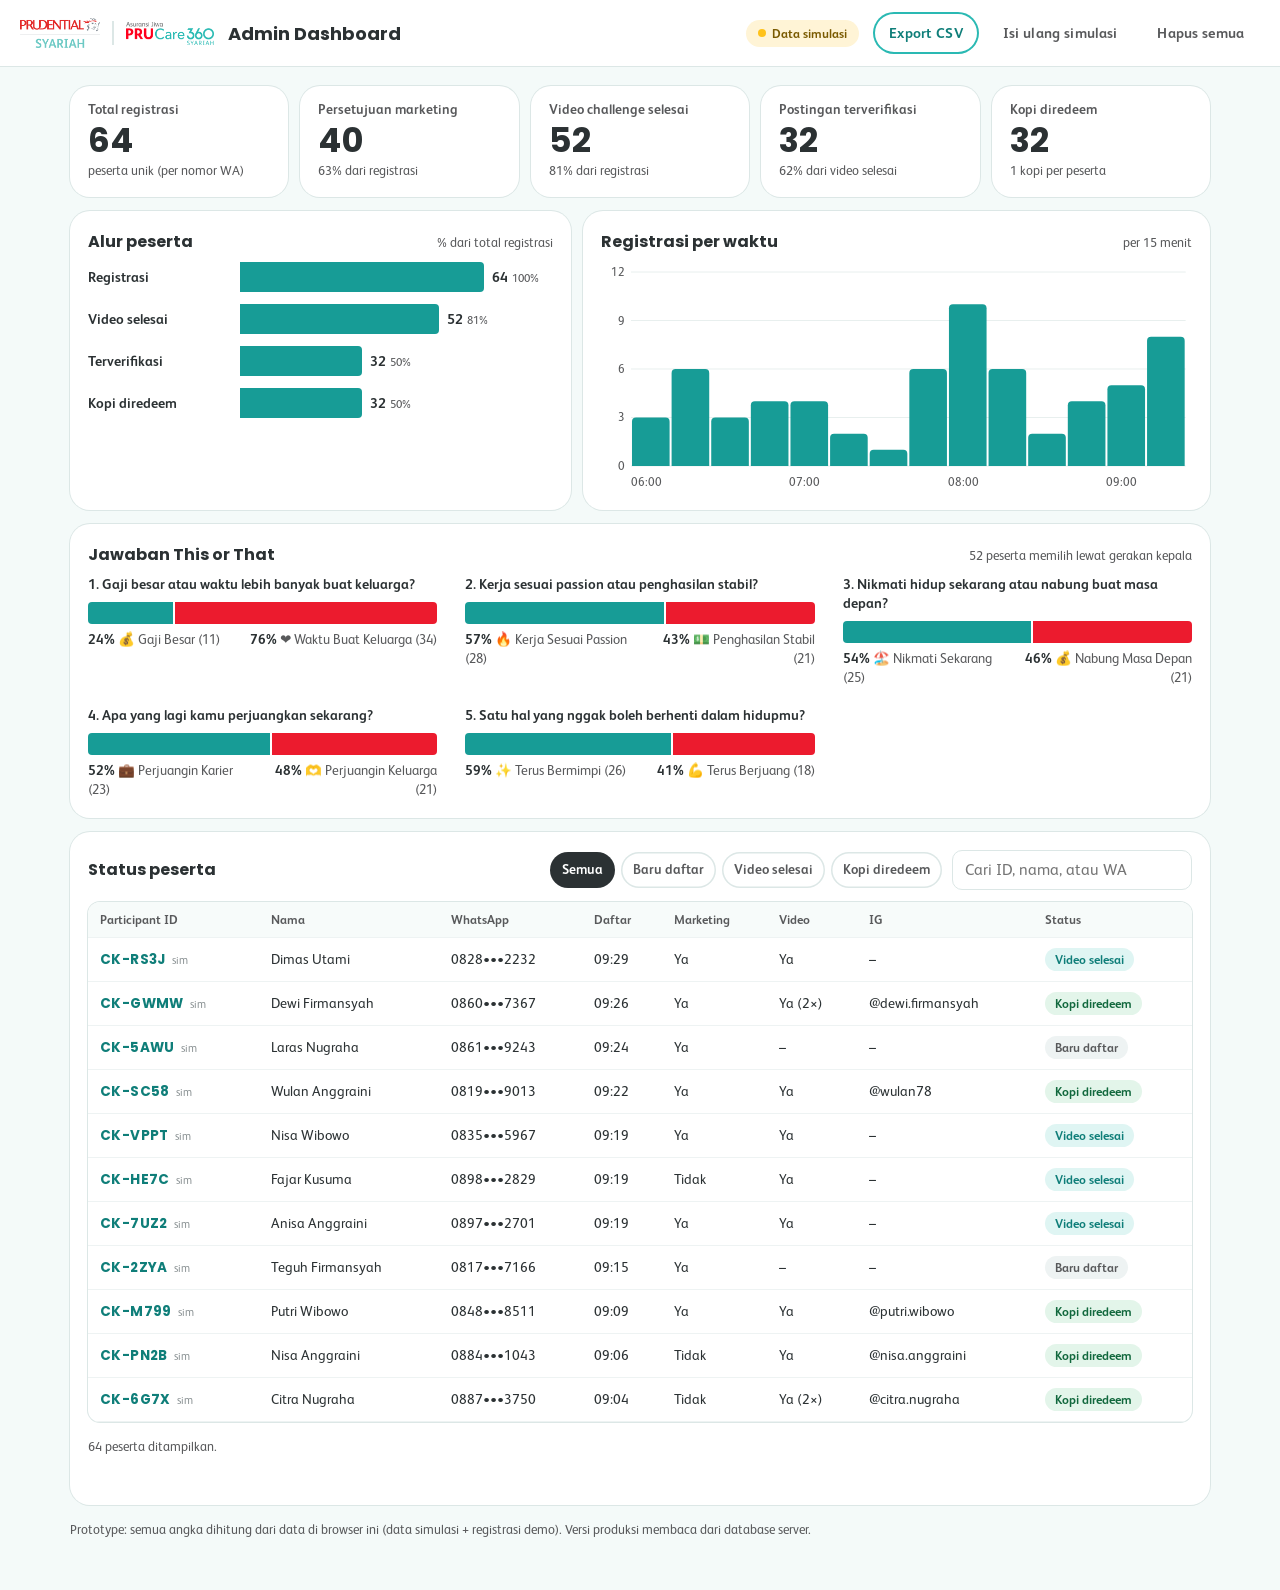
<file: admin.html>
<!DOCTYPE html>
<html lang="id">
<head>
  <meta charset="utf-8">
  <meta name="viewport" content="width=device-width, initial-scale=1">
  <title>Admin Dashboard | Cerita Kita</title>
  <link rel="stylesheet" href="css/tokens.css">
  <link rel="stylesheet" href="css/dashboard.css">
</head>
<body>
<header class="topbar">
  <span class="logos"><img src="assets/logo-psla.png" alt="Prudential Syariah"><i></i><img src="assets/logo-prucare360-syariah.png" alt="PRUCare360 Syariah"></span>
  <h1>Admin Dashboard</h1>
  <span class="mode-pill">Data simulasi</span>
  <div class="toolbar">
    <button class="btn btn-secondary btn-sm" id="btnCsv" type="button">Export CSV</button>
    <button class="btn btn-quiet btn-sm" id="btnReseed" type="button">Isi ulang simulasi</button>
    <button class="btn btn-quiet btn-sm" id="btnClear" type="button">Hapus semua</button>
  </div>
</header>

<main class="wrap">
  <section class="kpis" aria-label="Ringkasan">
    <div class="card kpi"><p class="lbl">Total registrasi</p><p class="val" id="kTotal">0</p><p class="sub" id="kTotalSub"></p></div>
    <div class="card kpi"><p class="lbl">Persetujuan marketing</p><p class="val" id="kMkt">0</p><p class="sub" id="kMktSub"></p></div>
    <div class="card kpi"><p class="lbl">Video challenge selesai</p><p class="val" id="kVid">0</p><p class="sub" id="kVidSub"></p></div>
    <div class="card kpi"><p class="lbl">Postingan terverifikasi</p><p class="val" id="kVer">0</p><p class="sub" id="kVerSub"></p></div>
    <div class="card kpi"><p class="lbl">Kopi diredeem</p><p class="val" id="kRed">0</p><p class="sub" id="kRedSub"></p></div>
  </section>

  <section class="charts">
    <div class="card">
      <div class="chart-head"><h2>Alur peserta</h2><p>% dari total registrasi</p></div>
      <div class="funnel" id="funnel"></div>
    </div>
    <div class="card">
      <div class="chart-head"><h2>Registrasi per waktu</h2><p id="binNote"></p></div>
      <div class="colchart" id="colchart"><div class="tip" id="tip" hidden></div></div>
    </div>
  </section>

  <section class="card" style="margin-bottom:14px">
    <div class="chart-head"><h2>Jawaban This or That</h2><p id="ansNote"></p></div>
    <div class="answers" id="answers"></div>
  </section>

  <section class="card">
    <div class="table-head">
      <h2>Status peserta</h2>
      <div class="filters" id="filters">
        <button type="button" data-f="all" aria-pressed="true">Semua</button>
        <button type="button" data-f="registered" aria-pressed="false">Baru daftar</button>
        <button type="button" data-f="video" aria-pressed="false">Video selesai</button>
        <button type="button" data-f="redeemed" aria-pressed="false">Kopi diredeem</button>
      </div>
      <input type="search" id="tq" placeholder="Cari ID, nama, atau WA" aria-label="Cari peserta">
    </div>
    <div class="table-wrap">
      <table>
        <thead><tr><th>Participant ID</th><th>Nama</th><th>WhatsApp</th><th>Daftar</th><th>Marketing</th><th>Video</th><th>IG</th><th>Status</th></tr></thead>
        <tbody id="tbody"></tbody>
      </table>
    </div>
    <p class="foot" id="tfoot"></p>
  </section>
  <p class="foot">Prototype: semua angka dihitung dari data di browser ini (data simulasi + registrasi demo). Versi produksi membaca dari database server.</p>
</main>
<div class="toast" id="toast" role="status" aria-live="polite"></div>

<script src="js/config.js"></script>
<script src="js/store.js"></script>
<script src="js/admin.js"></script>
</body>
</html>
</file>
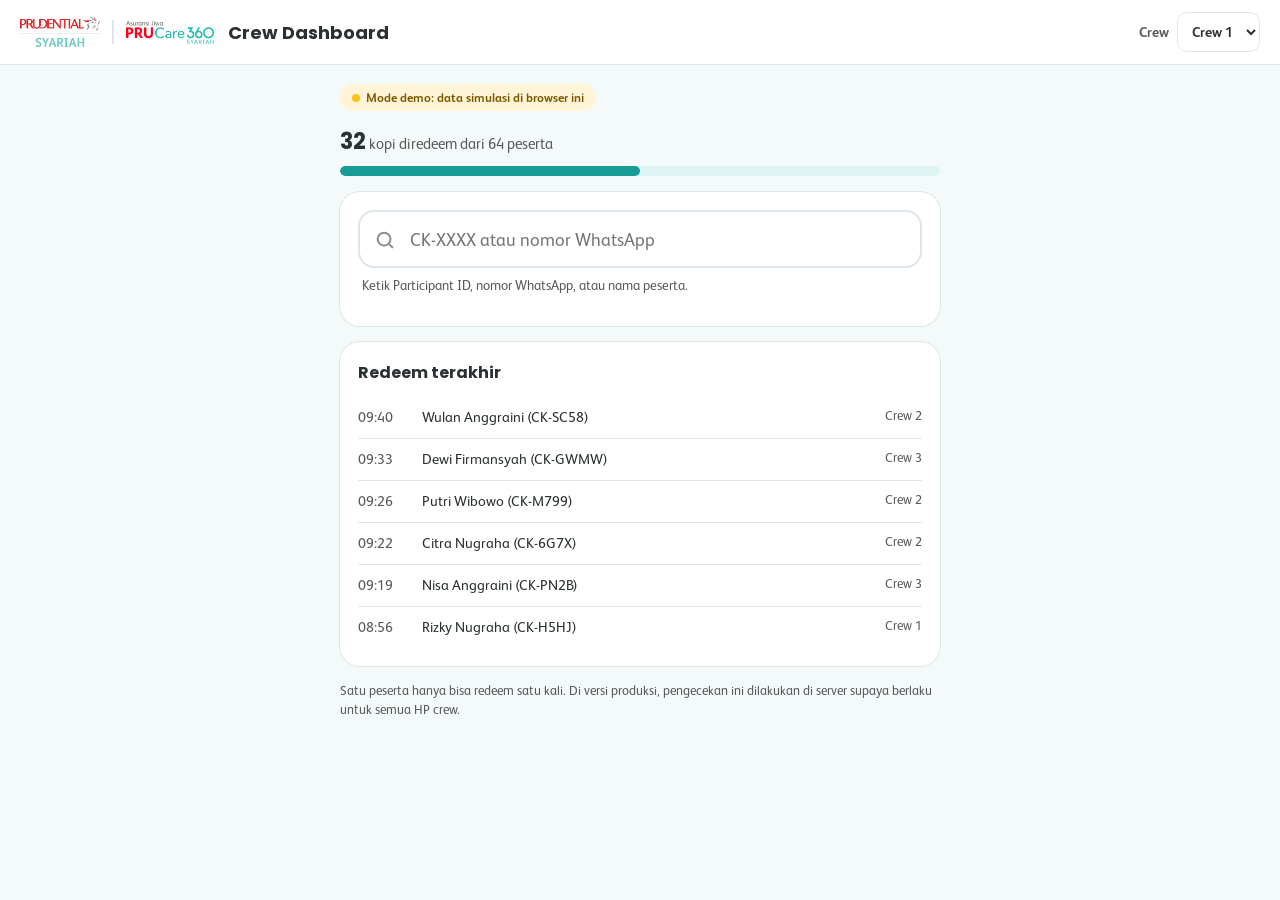
<file: crew.html>
<!DOCTYPE html>
<html lang="id">
<head>
  <meta charset="utf-8">
  <meta name="viewport" content="width=device-width, initial-scale=1, viewport-fit=cover">
  <title>Crew Dashboard | Cerita Kita</title>
  <link rel="stylesheet" href="css/tokens.css">
  <link rel="stylesheet" href="css/dashboard.css">
</head>
<body>
<header class="topbar">
  <span class="logos"><img src="assets/logo-psla.png" alt="Prudential Syariah"><i></i><img src="assets/logo-prucare360-syariah.png" alt="PRUCare360 Syariah"></span>
  <h1>Crew Dashboard</h1>
  <label class="crew-select">Crew
    <select id="crewName"><option>Crew 1</option><option>Crew 2</option><option>Crew 3</option><option>Crew 4</option></select>
  </label>
</header>

<main class="wrap crew">
  <p class="mode-pill" style="margin-bottom:14px">Mode demo: data simulasi di browser ini</p>

  <div class="progress-strip">
    <p><b id="redeemCount">0</b> kopi diredeem dari <span id="regCount">0</span> peserta</p>
    <div class="bar" aria-hidden="true"><i id="redeemBar" style="width:0"></i></div>
  </div>

  <section class="card">
    <label class="search" for="q">
      <span class="sr-only">Cari peserta</span>
      <svg viewBox="0 0 24 24" fill="none" stroke="currentColor" stroke-width="2.2" stroke-linecap="round"><circle cx="11" cy="11" r="7"/><path d="m20 20-3.5-3.5"/></svg>
      <input id="q" type="search" placeholder="CK-XXXX atau nomor WhatsApp" autocomplete="off" autocapitalize="characters" enterkeyhint="search">
    </label>
    <p class="hint">Ketik Participant ID, nomor WhatsApp, atau nama peserta.</p>
    <div class="results" id="results"></div>
  </section>

  <section class="card detail" id="detail" hidden aria-live="polite"></section>

  <section class="card" style="margin-top:16px">
    <h2>Redeem terakhir</h2>
    <ul class="log" id="log"></ul>
  </section>
  <p class="foot">Satu peserta hanya bisa redeem satu kali. Di versi produksi, pengecekan ini dilakukan di server supaya berlaku untuk semua HP crew.</p>
</main>

<div class="dialog" id="confirm" hidden role="dialog" aria-modal="true" aria-labelledby="cTitle">
  <div class="dialog-card">
    <h3 id="cTitle">Berikan kopi?</h3>
    <p id="cBody"></p>
    <div class="dialog-actions">
      <button class="btn btn-secondary btn-sm" id="cNo" type="button">Batal</button>
      <button class="btn btn-primary btn-sm" id="cYes" type="button">Ya, redeem</button>
    </div>
  </div>
</div>
<div class="toast" id="toast" role="status" aria-live="polite"></div>

<script src="js/config.js"></script>
<script src="js/store.js"></script>
<script src="js/crew.js"></script>
</body>
</html>
</file>
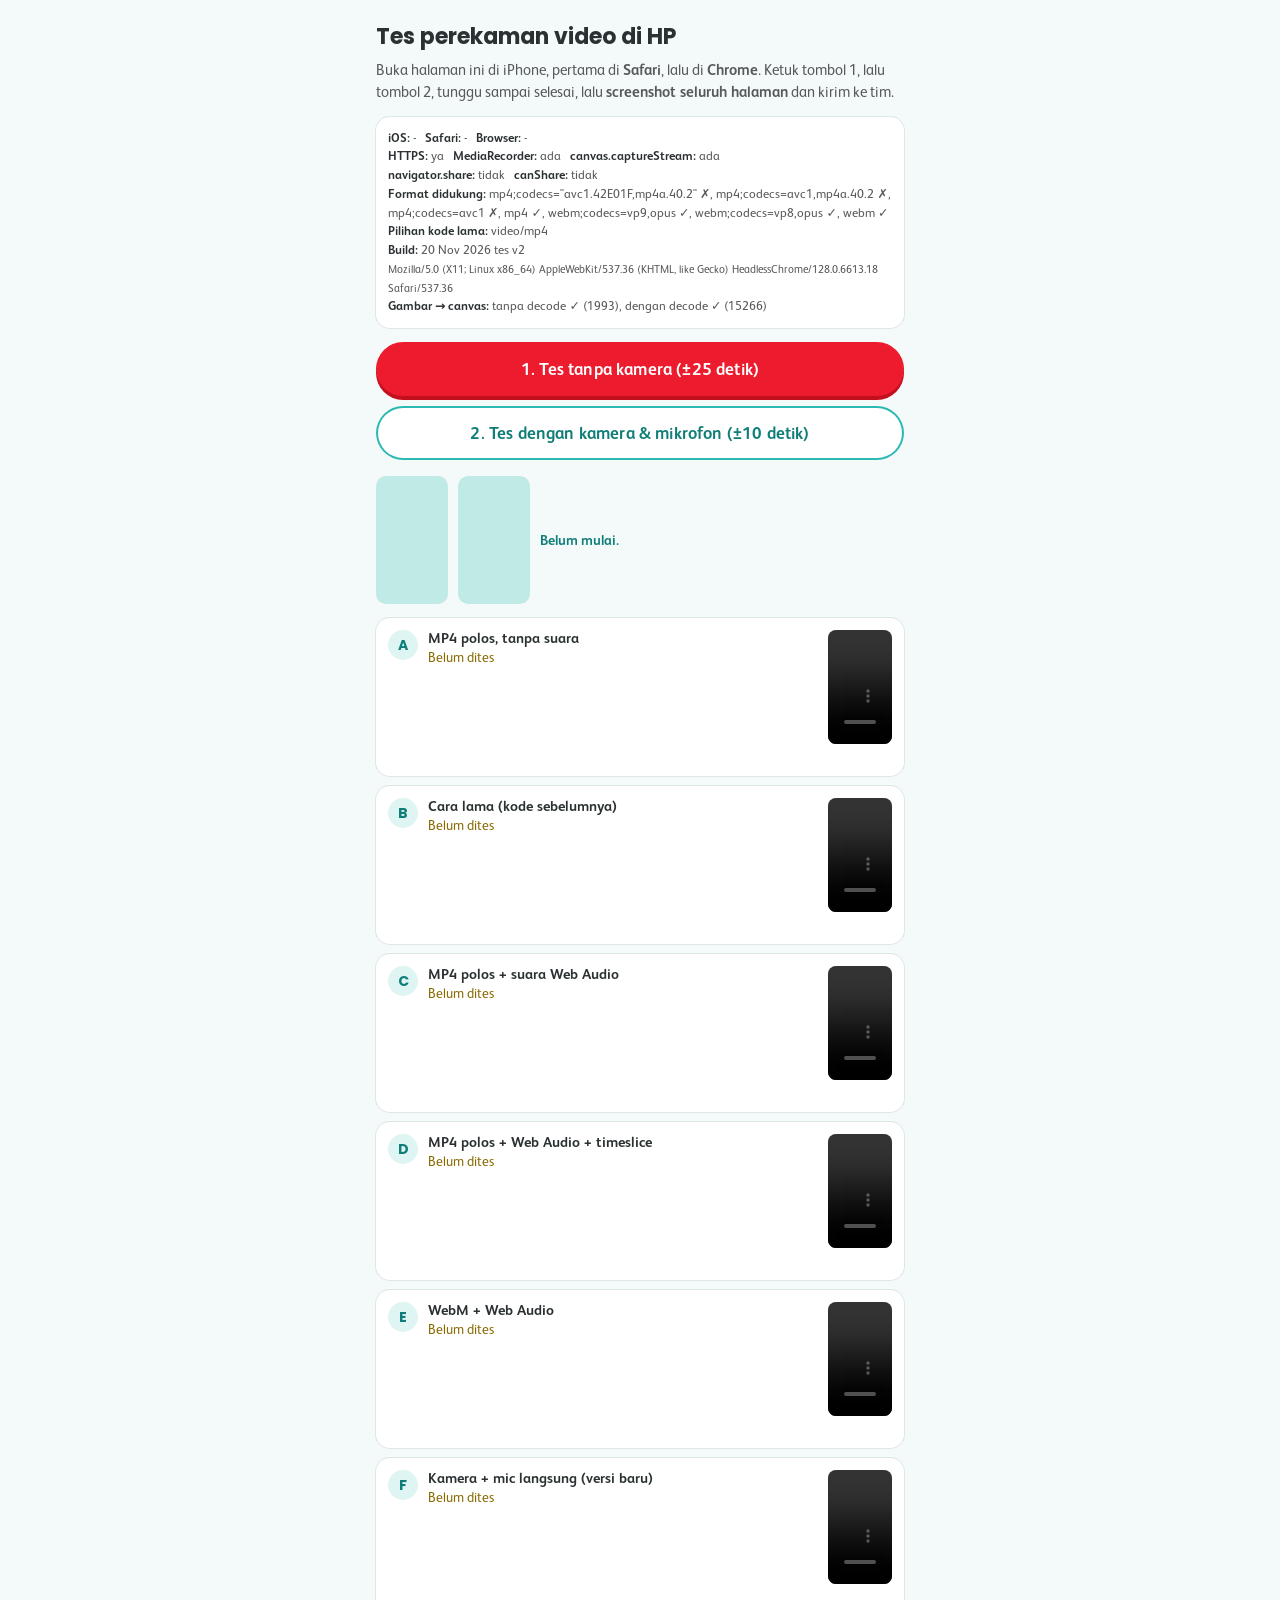
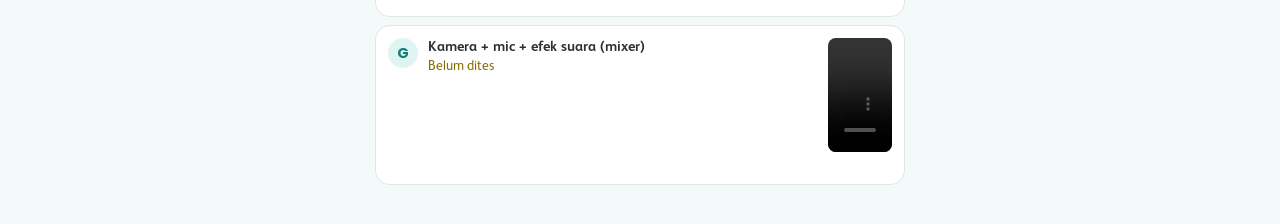
<file: tes-iphone.html>
<!DOCTYPE html>
<html lang="id">
<head>
  <meta charset="utf-8">
  <meta name="viewport" content="width=device-width, initial-scale=1">
  <title>Tes perekaman iPhone | Cerita Kita</title>
  <link rel="stylesheet" href="css/tokens.css">
  <style>
    body { background: #F4FAF9; }
    .wrap { max-width: 560px; margin: 0 auto; padding: 20px 16px 40px; }
    h1 { font: 700 22px var(--font-title); margin-bottom: 6px; }
    .sub { color: var(--grey); font-size: 15px; margin-bottom: 14px; }
    .info { font-size: 12.5px; line-height: 1.5; color: var(--grey); background: #fff; border-radius: 14px; padding: 12px; box-shadow: 0 0 0 1px var(--line); margin-bottom: 14px; word-break: break-word; }
    .info b { color: var(--ink); }
    .btns { display: grid; gap: 10px; margin-bottom: 16px; }
    .stage { display: flex; gap: 10px; align-items: center; margin-bottom: 14px; }
    .stage canvas, .stage video { width: 72px; height: 128px; border-radius: 10px; background: var(--mint-2); object-fit: cover; }
    .stage p { font: 700 14px var(--font-ui); color: var(--teal-text); }
    .rows { display: grid; gap: 10px; }
    .row { display: grid; grid-template-columns: 30px 1fr 64px; gap: 10px; align-items: start; background: #fff; border-radius: 14px; padding: 12px; box-shadow: 0 0 0 1px var(--line); }
    .row .id { width: 30px; height: 30px; border-radius: 50%; display: grid; place-items: center; background: var(--mint); font: 700 14px var(--font-title); color: var(--teal-text); }
    .row b { display: block; font: 700 14.5px var(--font-ui); }
    .row .st { font-size: 13.5px; margin-top: 2px; }
    .row .st.ok { color: var(--ok); font-weight: 700; }
    .row .st.bad { color: var(--red); font-weight: 700; }
    .row .st.wait { color: #8A6A00; }
    .row small { display: block; font-size: 11.5px; color: var(--grey); margin-top: 3px; word-break: break-word; }
    .row video { width: 64px; height: 114px; border-radius: 8px; background: var(--mint-2); object-fit: cover; }
    .row .act { grid-column: 2 / 4; display: flex; gap: 8px; flex-wrap: wrap; }
    .row .act button, .row .act a { min-height: 36px; padding: 0 12px; border-radius: 999px; font: 700 13px var(--font-ui); background: #fff; color: var(--teal-text); box-shadow: inset 0 0 0 1.5px var(--teal); text-decoration: none; display: inline-flex; align-items: center; }
    .row .res { grid-column: 2 / 4; font-size: 12.5px; color: var(--ink); }
    .summary { margin-top: 16px; padding: 12px; border-radius: 12px; background: var(--ink); color: #fff; font: 700 14px/1.5 var(--font-ui); word-break: break-word; }
  </style>
</head>
<body>
<main class="wrap">
  <h1>Tes perekaman video di HP</h1>
  <p class="sub">Buka halaman ini di iPhone, pertama di <b>Safari</b>, lalu di <b>Chrome</b>. Ketuk tombol 1, lalu tombol 2, tunggu sampai selesai, lalu <b>screenshot seluruh halaman</b> dan kirim ke tim.</p>
  <div class="info" id="info"></div>
  <div class="btns">
    <button class="btn btn-primary btn-block" id="run1" type="button">1. Tes tanpa kamera (±25 detik)</button>
    <button class="btn btn-secondary btn-block" id="run2" type="button">2. Tes dengan kamera & mikrofon (±10 detik)</button>
  </div>
  <div class="stage"><canvas id="cv" width="360" height="640"></canvas><video id="cam" muted playsinline autoplay></video><p id="now">Belum mulai.</p></div>
  <div class="rows" id="rows"></div>
  <div class="summary" id="summary" hidden></div>
</main>
<script>
(function () {
  const UA = navigator.userAgent;
  const isIOS = /iPhone|iPad|iPod/.test(UA) || (navigator.platform === "MacIntel" && navigator.maxTouchPoints > 1);
  const browser = !isIOS ? "-" : /Instagram|FBAN|FBAV|Line\//.test(UA) ? "in-app" : /CriOS/.test(UA) ? "Chrome" : /FxiOS/.test(UA) ? "Firefox" : /EdgiOS/.test(UA) ? "Edge" : "Safari";
  const osv = (UA.match(/OS (\d+)_(\d+)(?:_(\d+))?/) || []).slice(1).filter(Boolean).join(".");
  const safv = (UA.match(/Version\/([\d.]+)/) || [])[1] || "-";
  const sup = m => { try { return window.MediaRecorder && MediaRecorder.isTypeSupported(m); } catch (e) { return false; } };
  const OLD_LIST = ['video/mp4;codecs="avc1.42E01F,mp4a.40.2"', "video/mp4;codecs=avc1,mp4a.40.2", "video/mp4;codecs=avc1", "video/mp4", "video/webm;codecs=vp9,opus", "video/webm;codecs=vp8,opus", "video/webm"];
  const oldPick = OLD_LIST.find(sup) || "";
  const $ = s => document.querySelector(s);
  const info = $("#info");
  info.innerHTML =
    `<b>iOS:</b> ${osv || "-"} &nbsp; <b>Safari:</b> ${safv} &nbsp; <b>Browser:</b> ${browser}<br>` +
    `<b>HTTPS:</b> ${window.isSecureContext ? "ya" : "TIDAK"} &nbsp; <b>MediaRecorder:</b> ${window.MediaRecorder ? "ada" : "TIDAK ADA"} &nbsp; <b>canvas.captureStream:</b> ${HTMLCanvasElement.prototype.captureStream ? "ada" : "TIDAK ADA"}<br>` +
    `<b>navigator.share:</b> ${navigator.share ? "ada" : "tidak"} &nbsp; <b>canShare:</b> ${navigator.canShare ? "ada" : "tidak"}<br>` +
    `<b>Format didukung:</b> ${OLD_LIST.map(m => m.replace("video/", "") + (sup(m) ? " ✓" : " ✗")).join(", ")}<br>` +
    `<b>Pilihan kode lama:</b> ${oldPick || "-"}<br><b>Build:</b> 20 Nov 2026 tes v2<br><span style="font-size:11px">${UA.replace(/[<>&]/g, "")}</span>`;

  // Tes gambar → canvas: tanpa decode() vs dengan decode()
  (async () => {
    const count = (im) => { const c = document.createElement("canvas"); c.width = im.naturalWidth; c.height = im.naturalHeight; const x = c.getContext("2d"); x.drawImage(im, 0, 0); const d = x.getImageData(0, 0, c.width, c.height).data; let n = 0; for (let i = 3; i < d.length; i += 4 * 61) if (d[i] > 8) n++; return n; };
    const load = src => new Promise(r => { const i = new Image(); i.onload = () => r(i); i.onerror = () => r(null); i.src = src + "?t=" + Date.now(); });
    let line = "";
    try {
      const a = await load("assets/logo-psla.png");
      const raw = a ? count(a) : -1;
      const b = await load("assets/artwork-cerita-kita.png");
      if (b && b.decode) { try { await b.decode(); } catch (e) {} }
      const dec = b ? count(b) : -1;
      line = `<br><b>Gambar → canvas:</b> tanpa decode ${raw > 20 ? "✓" : "✗ KOSONG"} (${raw}), dengan decode ${dec > 20 ? "✓" : "✗ KOSONG"} (${dec})`;
    } catch (e) { line = "<br><b>Gambar → canvas:</b> error " + e.name; }
    info.insertAdjacentHTML("beforeend", line);
  })();

  const TESTS = [
    { id: "A", label: "MP4 polos, tanpa suara", mime: "video/mp4", audio: "none" },
    { id: "B", label: "Cara lama (kode sebelumnya)", mime: oldPick, audio: "webaudio", requestData: true },
    { id: "C", label: "MP4 polos + suara Web Audio", mime: "video/mp4", audio: "webaudio" },
    { id: "D", label: "MP4 polos + Web Audio + timeslice", mime: "video/mp4", audio: "webaudio", slice: 1000 },
    { id: "E", label: "WebM + Web Audio", mime: "video/webm", audio: "webaudio" },
    { id: "F", label: "Kamera + mic langsung (versi baru)", mime: "video/mp4", audio: "mic", camera: true },
    { id: "G", label: "Kamera + mic + efek suara (mixer)", mime: "video/mp4", audio: "mic-mix", camera: true }
  ];
  const results = {};
  const wait = ms => new Promise(r => setTimeout(r, ms));
  const cv = $("#cv"), ctx = cv.getContext("2d"), camEl = $("#cam");
  let ac = null, camStream = null;

  // baris UI
  const rowsEl = $("#rows");
  TESTS.forEach(t => {
    const r = document.createElement("div"); r.className = "row"; r.id = "row" + t.id;
    r.innerHTML = `<span class="id">${t.id}</span><div><b></b><div class="st wait">Belum dites</div><small></small></div><video muted playsinline controls preload="metadata"></video><div class="act" hidden></div><div class="res"></div>`;
    r.querySelector("b").textContent = t.label;
    rowsEl.appendChild(r);
  });
  function setRow(id, cls, status, detail) {
    const r = $("#row" + id);
    const st = r.querySelector(".st"); st.className = "st " + cls; st.textContent = status;
    if (detail != null) r.querySelector("small").textContent = detail;
    results[id] = cls === "ok" ? "✅" : cls === "bad" ? "❌" : "…";
    const sm = $("#summary"); sm.hidden = false;
    sm.textContent = `iOS ${osv || "-"} / ${browser} → ` + TESTS.map(t => `${t.id}${results[t.id] || "·"}`).join("  ");
  }

  function draw(t, src) {
    if (src && src.readyState >= 2 && src.videoWidth) {
      const r = Math.max(360 / src.videoWidth, 640 / src.videoHeight), w = src.videoWidth * r, h = src.videoHeight * r;
      ctx.drawImage(src, (360 - w) / 2, (640 - h) / 2, w, h);
    } else {
      const g = ctx.createLinearGradient(0, 0, 0, 640); g.addColorStop(0, "#CFEFEC"); g.addColorStop(1, "#2AB9B3");
      ctx.fillStyle = g; ctx.fillRect(0, 0, 360, 640);
      ctx.fillStyle = "#EC1B2E"; ctx.beginPath(); ctx.arc(180 + Math.sin(t / 300) * 110, 320, 46, 0, Math.PI * 2); ctx.fill();
    }
    ctx.fillStyle = "#fff"; ctx.fillRect(20, 30, 320, 70);
    ctx.fillStyle = "#2B3133"; ctx.font = "bold 28px sans-serif"; ctx.textAlign = "center"; ctx.textBaseline = "middle";
    ctx.fillText("TES " + (t / 1000).toFixed(1) + " dtk", 180, 66);
  }

  async function runOne(t) {
    if (t.mime && !MediaRecorder.isTypeSupported(t.mime)) { setRow(t.id, "bad", "Format tidak didukung", t.mime); return; }
    if (!t.mime) { setRow(t.id, "bad", "Tidak ada format yang didukung", ""); return; }
    if (t.camera && !camStream) { setRow(t.id, "bad", "Kamera tidak aktif", ""); return; }
    setRow(t.id, "wait", "Merekam 3 detik…", t.mime);
    $("#now").textContent = `Tes ${t.id} berjalan…`;
    const t0 = performance.now(); let raf = 0;
    const loop = () => { raf = requestAnimationFrame(loop); draw(performance.now() - t0, t.camera ? camEl : null); };
    loop();
    const vs = cv.captureStream(30);
    const tracks = [...vs.getVideoTracks()];
    let osc = null, micNode = null;
    const mic = camStream ? camStream.getAudioTracks()[0] : null;
    try {
      if (t.audio === "webaudio" || t.audio === "mic-mix") {
        const dest = ac.createMediaStreamDestination();
        osc = ac.createOscillator(); const g = ac.createGain(); g.gain.value = 0.03; osc.connect(g); g.connect(dest); osc.start();
        if (t.audio === "mic-mix" && mic) { micNode = ac.createMediaStreamSource(new MediaStream([mic])); micNode.connect(dest); }
        tracks.push(dest.stream.getAudioTracks()[0]);
      }
      if (t.audio === "mic" && mic) tracks.push(mic);
    } catch (e) { setRow(t.id, "bad", "Audio gagal: " + e.name, t.mime); cancelAnimationFrame(raf); return; }

    let rec, recErr = "";
    try { rec = new MediaRecorder(new MediaStream(tracks), { mimeType: t.mime, videoBitsPerSecond: 2500000 }); }
    catch (e) { setRow(t.id, "bad", "Recorder gagal dibuat: " + e.name, t.mime); cancelAnimationFrame(raf); return; }
    const chunks = [];
    rec.ondataavailable = e => { if (e.data && e.data.size) chunks.push(e.data); };
    rec.onerror = e => { recErr = (e.error && e.error.name) || "error"; };
    const stopped = new Promise(r => (rec.onstop = r));
    try { t.slice ? rec.start(t.slice) : rec.start(); } catch (e) { setRow(t.id, "bad", "Gagal mulai: " + e.name, t.mime); cancelAnimationFrame(raf); return; }
    await wait(3000);
    if (t.requestData) { try { rec.requestData(); } catch (e) {} }
    rec.stop();
    await Promise.race([stopped, wait(5000)]);
    cancelAnimationFrame(raf);
    vs.getTracks().forEach(x => x.stop());
    if (osc) try { osc.stop(); } catch (e) {}
    if (micNode) try { micNode.disconnect(); } catch (e) {}

    const actual = rec.mimeType || "(kosong)";
    const type = (rec.mimeType || t.mime).split(";")[0];
    const blob = new Blob(chunks, { type });
    const detail = `${actual} | ${(blob.size / 1024).toFixed(0)} KB | ${chunks.length} potongan${recErr ? " | error " + recErr : ""}`;
    if (!blob.size) { setRow(t.id, "bad", "File kosong", detail); return; }

    const r = $("#row" + t.id), v = r.querySelector("video"), url = URL.createObjectURL(blob);
    setRow(t.id, "wait", "Mengecek bisa diputar…", detail);
    const verdict = await new Promise(res => {
      let done = false;
      const fin = x => { if (!done) { done = true; clearTimeout(to); res(x); } };
      const to = setTimeout(() => fin({ s: "unknown" }), 7000);
      v.onloadedmetadata = () => fin({ s: "ok", d: v.duration });
      v.onerror = () => fin({ s: "err", c: v.error ? v.error.code : "?" });
      v.src = url; v.load();
    });
    if (verdict.s === "ok") setRow(t.id, "ok", `Bisa diputar${isFinite(verdict.d) ? " (" + verdict.d.toFixed(1) + " dtk)" : ""}`, detail);
    else if (verdict.s === "err") setRow(t.id, "bad", "TIDAK bisa diputar (kode " + verdict.c + ")", detail);
    else setRow(t.id, "wait", "Belum pasti: ketuk video untuk putar", detail);
    v.addEventListener("playing", () => setRow(t.id, "ok", "Bisa diputar", null));
    v.addEventListener("error", () => setRow(t.id, "bad", "TIDAK bisa diputar (kode " + (v.error ? v.error.code : "?") + ")", null));

    // tombol uji simpan
    const ext = type.includes("mp4") ? "mp4" : "webm";
    const act = r.querySelector(".act"), res = r.querySelector(".res");
    act.hidden = false; act.innerHTML = "";
    const file = new File([blob], `tes-${t.id}.${ext}`, { type });
    const sh = document.createElement("button"); sh.type = "button"; sh.textContent = "Tes Bagikan";
    sh.addEventListener("click", () => {
      let can = false; try { can = !!(navigator.canShare && navigator.canShare({ files: [file] })); } catch (e) {}
      if (!navigator.share) { res.textContent = "Bagikan: navigator.share tidak ada"; return; }
      res.textContent = `Bagikan: canShare=${can}, membuka…`;
      const timer = setTimeout(() => { res.textContent += " (belum ada jawaban setelah 6 dtk)"; }, 6000);
      try {
        navigator.share({ files: [file] })
          .then(() => { clearTimeout(timer); res.textContent = `Bagikan: BERHASIL (canShare=${can})`; })
          .catch(e => { clearTimeout(timer); res.textContent = `Bagikan: gagal ${e.name} (canShare=${can})`; });
      } catch (e) { clearTimeout(timer); res.textContent = "Bagikan: error " + e.name; }
    });
    const dl = document.createElement("a"); dl.href = url; dl.download = `tes-${t.id}.${ext}`; dl.textContent = "Tes Unduh";
    dl.addEventListener("click", () => { res.textContent = "Unduh: diketuk (cek muncul dialog/ikon unduhan atau tidak)"; });
    act.append(sh, dl);
  }

  $("#run1").addEventListener("click", async () => {
    try { ac = ac || new (window.AudioContext || window.webkitAudioContext)(); ac.resume(); } catch (e) {}
    $("#run1").disabled = true;
    for (const t of TESTS.filter(x => !x.camera)) await runOne(t);
    $("#now").textContent = "Tes 1 selesai."; $("#run1").disabled = false;
  });
  $("#run2").addEventListener("click", async () => {
    try { ac = ac || new (window.AudioContext || window.webkitAudioContext)(); ac.resume(); } catch (e) {}
    $("#run2").disabled = true;
    try {
      camStream = camStream || await navigator.mediaDevices.getUserMedia({ video: { facingMode: "user" }, audio: true });
      camEl.srcObject = camStream; await camEl.play().catch(() => {});
    } catch (e) { $("#now").textContent = "Kamera gagal: " + e.name; }
    for (const t of TESTS.filter(x => x.camera)) await runOne(t);
    if (camStream) { camStream.getTracks().forEach(x => x.stop()); camStream = null; }
    $("#now").textContent = "Tes 2 selesai."; $("#run2").disabled = false;
  });
})();
</script>
</body>
</html>
</file>
<file: css/tokens.css>
/* =========================================================
   Cerita Kita, #LanjutTanpaJeda — design tokens & base
   Dipakai oleh: index.html, crew.html, admin.html
   ========================================================= */

/* --- Fonts (self-hosted, tidak butuh internet) --- */
@font-face { font-family: "FS Albert"; src: url("../fonts/fs-albert-light.woff2") format("woff2"); font-weight: 300; font-display: swap; }
@font-face { font-family: "FS Albert"; src: url("../fonts/fs-albert-regular.woff2") format("woff2"); font-weight: 400; font-display: swap; }
@font-face { font-family: "FS Albert"; src: url("../fonts/fs-albert-bold.woff2") format("woff2"); font-weight: 700; font-display: swap; }
@font-face { font-family: "FS Albert"; src: url("../fonts/fs-albert-extrabold.woff2") format("woff2"); font-weight: 800; font-display: swap; }
@font-face { font-family: "Chewy"; src: url("../fonts/chewy-regular.woff2") format("woff2"); font-weight: 400; font-display: swap; }
@font-face { font-family: "Poppins"; src: url("../fonts/poppins-600.woff2") format("woff2"); font-weight: 600; font-display: swap; }
@font-face { font-family: "Poppins"; src: url("../fonts/poppins-700.woff2") format("woff2"); font-weight: 700; font-display: swap; }
@font-face { font-family: "Poppins"; src: url("../fonts/poppins-800.woff2") format("woff2"); font-weight: 800; font-display: swap; }

:root {
  /* Warna diambil dari artwork & logo asli */
  --red: #EC1B2E;          /* merah campaign / aksen tombol utama */
  --red-press: #C3101F;
  --teal: #2AB9B3;         /* turquoise/mint cerah (artwork) */
  --teal-strong: #179C96;  /* turquoise untuk teks kecil di atas putih */
  --teal-text: #0F7E79;    /* hanya untuk teks kecil yang butuh kontras */
  --mint: #DFF5F3;         /* turquoise muda */
  --mint-2: #BFEAE6;
  --sun: #FFC21A;          /* aksen "spark" dari KV */
  --ink: #2B3133;
  --grey: #58595B;         /* abu logo */
  --grey-2: #8A9193;
  --line: #DCE7E6;
  --white: #FFFFFF;
  --ok: #179C5A;

  --font-play: "Chewy", "Poppins", system-ui, sans-serif;   /* pertanyaan, headline playful */
  --font-title: "Poppins", system-ui, sans-serif;           /* judul, angka, ID */
  --font-ui: "FS Albert", system-ui, -apple-system, "Segoe UI", sans-serif; /* form, tombol, info */

  --r-lg: 24px;
  --r-md: 16px;
  --r-sm: 12px;
}

* { box-sizing: border-box; margin: 0; padding: 0; }
html, body { height: 100%; }
body {
  font-family: var(--font-ui);
  font-size: 16px;
  line-height: 1.45;
  color: var(--ink);
  background: var(--white);
  -webkit-font-smoothing: antialiased;
  -webkit-tap-highlight-color: transparent;
}
button, input, select, textarea { font: inherit; color: inherit; }
button { cursor: pointer; border: 0; background: none; }
img { display: block; max-width: 100%; }
:focus-visible { outline: 3px solid var(--sun); outline-offset: 2px; border-radius: 6px; }
.sr-only { position: absolute !important; width: 1px; height: 1px; overflow: hidden; clip: rect(0 0 0 0); white-space: nowrap; }

/* --- Buttons --- */
.btn {
  display: inline-flex; align-items: center; justify-content: center; gap: 10px;
  min-height: 54px; padding: 0 26px; border-radius: 999px;
  font: 700 17px/1 var(--font-ui); letter-spacing: .01em;
  transition: transform .08s ease, box-shadow .08s ease, background-color .15s ease, opacity .15s;
  user-select: none;
}
.btn svg { width: 20px; height: 20px; flex: none; }
.btn-primary { background: var(--red); color: #fff; box-shadow: 0 4px 0 var(--red-press); }
.btn-primary:active { transform: translateY(3px); box-shadow: 0 1px 0 var(--red-press); }
.btn-secondary { background: #fff; color: var(--teal-text); box-shadow: inset 0 0 0 2px var(--teal); }
.btn-secondary:active { background: var(--mint); }
.btn-quiet { min-height: 44px; padding: 0 14px; color: var(--grey); font-weight: 700; }
.btn-block { width: 100%; }
.btn[disabled] { opacity: .45; cursor: not-allowed; box-shadow: none; transform: none; }

/* --- Form fields --- */
.field { display: block; }
.field-label { display: block; font: 700 14px/1.2 var(--font-ui); color: var(--ink); margin: 0 0 6px 4px; }
.field-input {
  width: 100%; height: 52px; padding: 0 16px; border-radius: var(--r-sm);
  background: #fff; border: 1.5px solid var(--line); font-size: 16px; /* 16px = iOS tidak auto-zoom */
  transition: border-color .15s, box-shadow .15s;
}
.field-input::placeholder { color: #A9B2B3; }
.field-input:focus { outline: none; border-color: var(--teal); box-shadow: 0 0 0 4px rgba(42,185,179,.18); }
.field.invalid .field-input { border-color: var(--red); }
.field-error { min-height: 0; font-size: 13px; color: var(--red); margin: 4px 0 0 4px; }
.field-error:empty { display: none; }

.check { display: flex; gap: 10px; align-items: flex-start; font-size: 14px; line-height: 1.4; color: var(--grey); cursor: pointer; }
.check input { appearance: none; -webkit-appearance: none; flex: none; width: 22px; height: 22px; margin-top: 1px; border-radius: 7px; border: 2px solid var(--grey-2); background: #fff; display: grid; place-items: center; transition: background .15s, border-color .15s; }
.check input:checked { background: var(--teal); border-color: var(--teal); }
.check input:checked::after { content: ""; width: 6px; height: 11px; border: solid #fff; border-width: 0 2.5px 2.5px 0; transform: translateY(-1px) rotate(45deg); }
.check.invalid input { border-color: var(--red); }
.link { color: var(--teal-text); font-weight: 700; text-decoration: underline; text-underline-offset: 2px; }

/* --- Toast --- */
.toast { position: absolute; left: 50%; bottom: 24px; z-index: 90; transform: translate(-50%, 20px); opacity: 0; pointer-events: none;
  background: var(--ink); color: #fff; padding: 12px 18px; border-radius: 14px; font-size: 14px; font-weight: 700; max-width: calc(100% - 32px); text-align: center; transition: opacity .2s, transform .2s; }
.toast.show { opacity: 1; transform: translate(-50%, 0); }

@media (prefers-reduced-motion: reduce) {
  *, *::before, *::after { animation-duration: .01ms !important; animation-iteration-count: 1 !important; transition-duration: .01ms !important; }
}
</file>
<file: css/dashboard.css>
/* =========================================================
   Crew & Admin dashboard
   ========================================================= */
body { background: #F4FAF9; }
.topbar { position: sticky; top: 0; z-index: 20; display: flex; align-items: center; gap: 14px; flex-wrap: wrap; padding: 12px 20px; padding-top: calc(12px + env(safe-area-inset-top)); background: #fff; box-shadow: 0 1px 0 var(--line); }
.topbar .logos { display: flex; align-items: center; gap: 12px; }
.topbar .logos img:first-child { height: 30px; width: auto; }
.topbar .logos img:last-child { height: 23px; width: auto; }
.topbar .logos i { width: 1.5px; height: 24px; background: var(--line); }
.topbar h1 { font: 700 18px var(--font-title); color: var(--ink); margin-right: auto; }
.mode-pill { display: inline-flex; align-items: center; gap: 6px; padding: 6px 12px; border-radius: 999px; background: #FFF4D6; color: #7A5A00; font: 700 12.5px var(--font-ui); }
.mode-pill::before { content: ""; width: 8px; height: 8px; border-radius: 50%; background: var(--sun); }
.wrap { max-width: 1180px; margin: 0 auto; padding: 20px; }
.card { background: #fff; border-radius: 20px; box-shadow: 0 0 0 1px var(--line); padding: 18px; }
.card h2 { font: 700 16px var(--font-title); color: var(--ink); margin-bottom: 12px; }
.muted { color: var(--grey); }
.small { font-size: 13px; }
.btn-sm { min-height: 42px; padding: 0 16px; font-size: 14.5px; }
.chip { display: inline-flex; align-items: center; gap: 6px; padding: 4px 10px; border-radius: 999px; font: 700 12.5px var(--font-ui); white-space: nowrap; background: #EEF3F3; color: var(--grey); }
.chip svg { width: 13px; height: 13px; }
.chip.video { background: var(--mint); color: var(--teal-text); }
.chip.verified, .chip.redeemed { background: #E3F5EA; color: #11683D; }
.chip.registered { background: #EEF3F3; color: var(--grey); }

/* ---------- Crew ---------- */
.crew { max-width: 640px; }
.crew-select { display: flex; align-items: center; gap: 8px; font: 700 14px var(--font-ui); color: var(--grey); }
.crew-select select { height: 40px; padding: 0 10px; border-radius: 10px; border: 1.5px solid var(--line); background: #fff; font-weight: 700; color: var(--ink); }
.progress-strip { display: grid; gap: 8px; margin-bottom: 16px; }
.progress-strip p { font-size: 15px; color: var(--grey); }
.progress-strip p b { font: 700 22px var(--font-title); color: var(--ink); }
.bar { height: 10px; border-radius: 5px; background: var(--mint); overflow: hidden; }
.bar i { display: block; height: 100%; border-radius: 5px; background: var(--teal-strong); transition: width .3s; }
.search { position: relative; }
.search svg { position: absolute; left: 16px; top: 50%; width: 22px; height: 22px; transform: translateY(-50%); color: var(--grey-2); }
.search input { width: 100%; height: 58px; padding: 0 16px 0 50px; border-radius: 16px; border: 2px solid var(--line); font-size: 18px; background: #fff; }
.search input:focus { outline: none; border-color: var(--teal); box-shadow: 0 0 0 4px rgba(42,185,179,.18); }
.hint { margin: 8px 4px 0; font-size: 13.5px; color: var(--grey); }
.results { display: grid; gap: 8px; margin-top: 12px; }
.result { display: grid; grid-template-columns: 1fr auto; gap: 4px 12px; align-items: center; width: 100%; text-align: left; padding: 14px 16px; border-radius: 16px; background: #fff; box-shadow: 0 0 0 1.5px var(--line); }
.result:hover, .result:focus-visible { box-shadow: 0 0 0 2px var(--teal); }
.result b { font: 700 16px var(--font-ui); }
.result small { grid-column: 1; font-size: 13.5px; color: var(--grey); }
.result .chip { grid-row: 1 / span 2; grid-column: 2; }
.empty-res { padding: 18px; text-align: center; color: var(--grey); }

.detail { margin-top: 16px; }
.detail[hidden] { display: none; }
.d-head { display: flex; justify-content: space-between; align-items: flex-start; gap: 12px; margin-bottom: 14px; }
.d-head h2 { font: 700 21px/1.2 var(--font-title); margin: 0 0 4px; }
.d-head > div:first-child { min-width: 0; }
.d-id { flex: none; white-space: nowrap; font: 700 26px var(--font-title); letter-spacing: .05em; color: var(--teal-text); }
.d-meta { font-size: 14px; color: var(--grey); }
.timeline { list-style: none; display: grid; gap: 0; margin: 4px 0 16px; }
.timeline li { position: relative; display: grid; grid-template-columns: 28px 1fr auto; gap: 12px; align-items: center; padding: 8px 0; font-size: 15px; }
.timeline li::before { content: ""; position: absolute; left: 13px; top: -8px; height: 16px; width: 2px; background: var(--line); }
.timeline li:first-child::before { display: none; }
.timeline .dot { width: 28px; height: 28px; border-radius: 50%; display: grid; place-items: center; background: #EEF3F3; color: var(--grey-2); }
.timeline .dot svg { width: 15px; height: 15px; }
.timeline li.done .dot { background: var(--teal-strong); color: #fff; }
.timeline li.done.final .dot { background: var(--ok); }
.timeline time { font-size: 13.5px; color: var(--grey); font-variant-numeric: tabular-nums; }
.verify { display: grid; gap: 10px; padding: 16px; border-radius: 16px; background: var(--mint); }
.verify h3 { font: 700 15.5px var(--font-title); }
.verify .check { color: var(--ink); font-size: 15px; }
.notice { padding: 14px 16px; border-radius: 14px; font-size: 14.5px; line-height: 1.45; }
.notice.warn { background: #FFF4D6; color: #6B4F00; }
.notice.stop { background: #FDE8EA; color: #8E0F1B; }
.notice.ok { background: #E3F5EA; color: #0E5A34; }
.notice b { display: block; font: 700 16px var(--font-title); margin-bottom: 2px; }
.success { display: grid; justify-items: center; gap: 8px; padding: 24px 12px; text-align: center; }
.success .big { width: 76px; height: 76px; border-radius: 50%; display: grid; place-items: center; background: var(--ok); color: #fff; animation: pop .45s cubic-bezier(.2,1.6,.4,1); }
.success .big svg { width: 40px; height: 40px; }
.success h3 { font: 700 20px var(--font-title); }
@keyframes pop { from { transform: scale(.4); opacity: 0; } to { transform: none; opacity: 1; } }
.log { list-style: none; display: grid; gap: 0; }
.log li { display: grid; grid-template-columns: 54px 1fr auto; gap: 10px; padding: 10px 0; border-top: 1px solid var(--line); font-size: 14.5px; }
.log li:first-child { border-top: 0; }
.log time { color: var(--grey); font-variant-numeric: tabular-nums; }
.log span:last-child { color: var(--grey); font-size: 13px; }

.dialog { position: fixed; inset: 0; z-index: 50; display: grid; place-items: center; padding: 20px; background: rgba(23,40,42,.5); }
.dialog[hidden] { display: none; }
.dialog-card { width: 100%; max-width: 400px; padding: 22px; border-radius: 22px; background: #fff; }
.dialog-card h3 { font: 700 19px var(--font-title); margin-bottom: 6px; }
.dialog-card p { color: var(--grey); margin-bottom: 18px; }
.dialog-actions { display: grid; grid-template-columns: 1fr 1fr; gap: 10px; }
.toast { position: fixed; }

/* ---------- Admin ---------- */
.toolbar { display: flex; gap: 8px; flex-wrap: wrap; }
.kpis { display: grid; grid-template-columns: repeat(5, minmax(0, 1fr)); gap: 12px; margin-bottom: 14px; }
.kpi { padding: 16px 18px; }
.kpi .lbl { font: 700 13.5px var(--font-ui); color: var(--grey); }
.kpi .val { font: 700 34px/1.15 var(--font-title); color: var(--ink); font-variant-numeric: tabular-nums; margin: 4px 0 2px; }
.kpi .sub { font-size: 13px; color: var(--grey); }
.charts { display: grid; grid-template-columns: 1fr 1.25fr; gap: 12px; margin-bottom: 14px; }
.chart-head { display: flex; justify-content: space-between; align-items: baseline; gap: 10px; margin-bottom: 8px; }
.chart-head h2 { margin: 0; }
.chart-head p { font-size: 13px; color: var(--grey); }
.funnel { display: grid; gap: 12px; margin-top: 6px; }
.f-row { display: grid; grid-template-columns: 140px 1fr; gap: 12px; align-items: center; }
.f-row .name { font: 700 14px var(--font-ui); color: var(--ink); }
.f-track { position: relative; height: 30px; }
.f-fill { position: absolute; left: 0; top: 0; bottom: 0; background: var(--teal-strong); border-radius: 0 4px 4px 0; transition: width .4s; min-width: 2px; }
.f-row:hover .f-fill, .f-row:focus-within .f-fill { background: #128580; }
.f-val { position: absolute; top: 50%; transform: translateY(-50%); font: 700 14px var(--font-ui); color: var(--ink); white-space: nowrap; font-variant-numeric: tabular-nums; }
.f-val small { font-weight: 400; color: var(--grey); margin-left: 4px; }
.colchart { position: relative; }
.colchart svg { display: block; width: 100%; height: 230px; overflow: visible; }
.colchart .grid line { stroke: #E8EFEE; stroke-width: 1; }
.colchart .axis text { font: 12px var(--font-ui); fill: var(--grey); }
.colchart rect.col { fill: var(--teal-strong); }
.colchart rect.col.hover { fill: #128580; }
.colchart rect.hit { fill: transparent; cursor: default; }
.tip { position: absolute; z-index: 5; pointer-events: none; padding: 8px 10px; border-radius: 10px; background: #fff; box-shadow: 0 6px 20px rgba(0,0,0,.14), 0 0 0 1px var(--line); font-size: 13px; white-space: nowrap; transform: translate(-50%, -100%); }
.tip b { display: block; font: 700 16px var(--font-title); color: var(--ink); }
.tip span { color: var(--grey); }
.tip[hidden] { display: none; }
.answers { display: grid; grid-template-columns: repeat(auto-fit, minmax(320px, 1fr)); gap: 18px 28px; margin-top: 6px; }
.ans-q { font: 700 14px/1.35 var(--font-ui); color: var(--ink); margin-bottom: 8px; }
.ans-bar { display: flex; gap: 2px; height: 22px; }
.ans-bar span { min-width: 4px; }
.ans-bar .a { background: #179C96; border-radius: 4px 0 0 4px; }
.ans-bar .b { background: #EC1B2E; border-radius: 0 4px 4px 0; }
.ans-bar span:hover, .ans-bar span:focus-visible { filter: brightness(.88); }
.ans-labels { display: flex; justify-content: space-between; gap: 12px; margin-top: 6px; font-size: 13.5px; color: var(--grey); }
.ans-labels b { color: var(--ink); font-variant-numeric: tabular-nums; }
.ans-labels span:last-child { text-align: right; }
.table-head { display: flex; align-items: center; gap: 10px; flex-wrap: wrap; margin-bottom: 12px; }
.table-head h2 { margin: 0 auto 0 0; }
.table-head input { height: 40px; width: 240px; padding: 0 12px; border-radius: 10px; border: 1.5px solid var(--line); }
.filters { display: flex; gap: 6px; flex-wrap: wrap; }
.filters button { min-height: 36px; padding: 0 12px; border-radius: 999px; font: 700 13.5px var(--font-ui); color: var(--grey); box-shadow: inset 0 0 0 1.5px var(--line); background: #fff; }
.filters button[aria-pressed="true"] { background: var(--ink); color: #fff; box-shadow: none; }
.table-wrap { overflow: auto; max-height: 520px; border-radius: 12px; box-shadow: 0 0 0 1px var(--line); }
table { width: 100%; border-collapse: collapse; font-size: 14px; }
th, td { padding: 10px 12px; text-align: left; white-space: nowrap; }
th { position: sticky; top: 0; background: #F7FBFA; font: 700 12.5px var(--font-ui); color: var(--grey); box-shadow: 0 1px 0 var(--line); }
td { border-top: 1px solid #EEF3F3; }
td.num { font-variant-numeric: tabular-nums; }
td .id { font: 700 13.5px var(--font-title); letter-spacing: .03em; color: var(--teal-text); }
.sim-tag { font-size: 11px; color: var(--grey-2); margin-left: 6px; }
.foot { margin: 16px 0 30px; font-size: 13px; color: var(--grey); }

@media (max-width: 980px) {
  .kpis { grid-template-columns: repeat(2, minmax(0, 1fr)); }
  .kpis .kpi:first-child { grid-column: 1 / -1; }
  .charts { grid-template-columns: 1fr; }
}
@media (max-width: 520px) {
  .wrap { padding: 14px; }
  .topbar { padding-left: 14px; padding-right: 14px; }
  .f-row { grid-template-columns: 1fr; gap: 4px; }
  .table-head input { width: 100%; }
}
</file>
